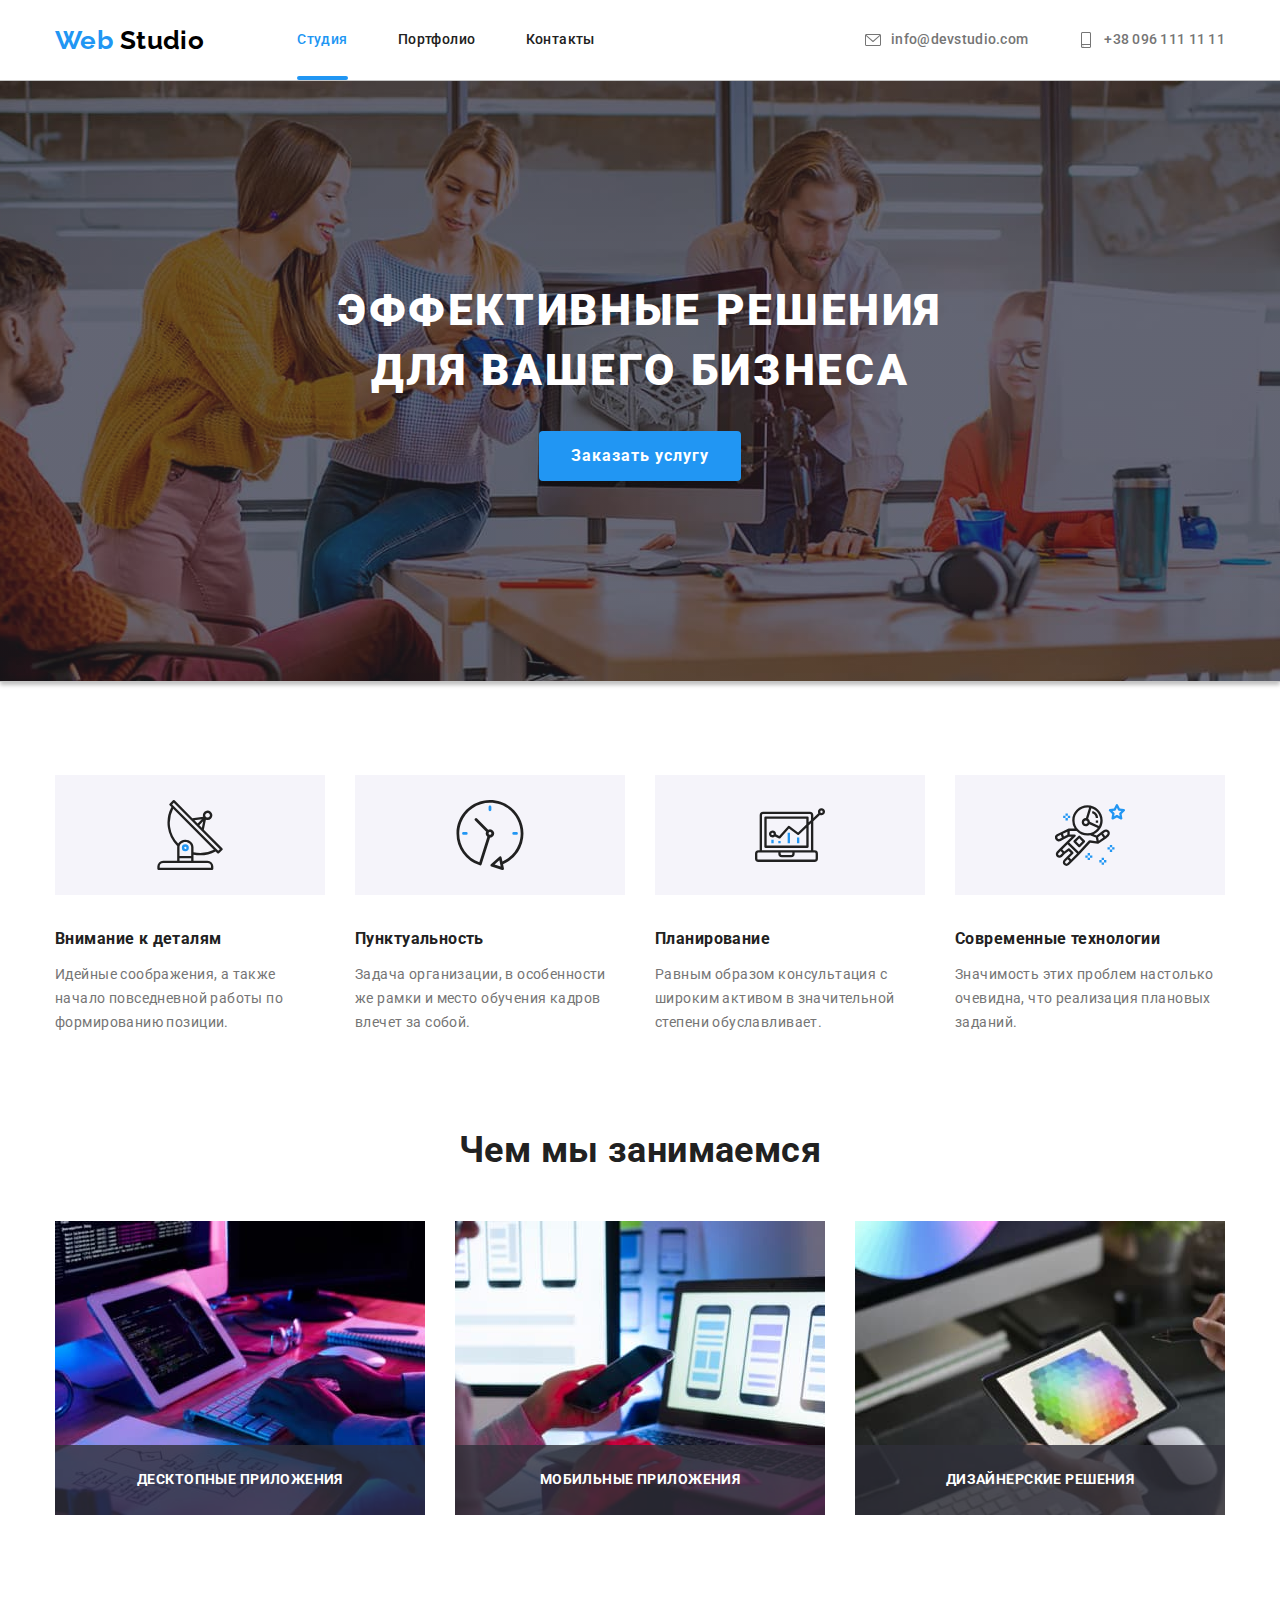
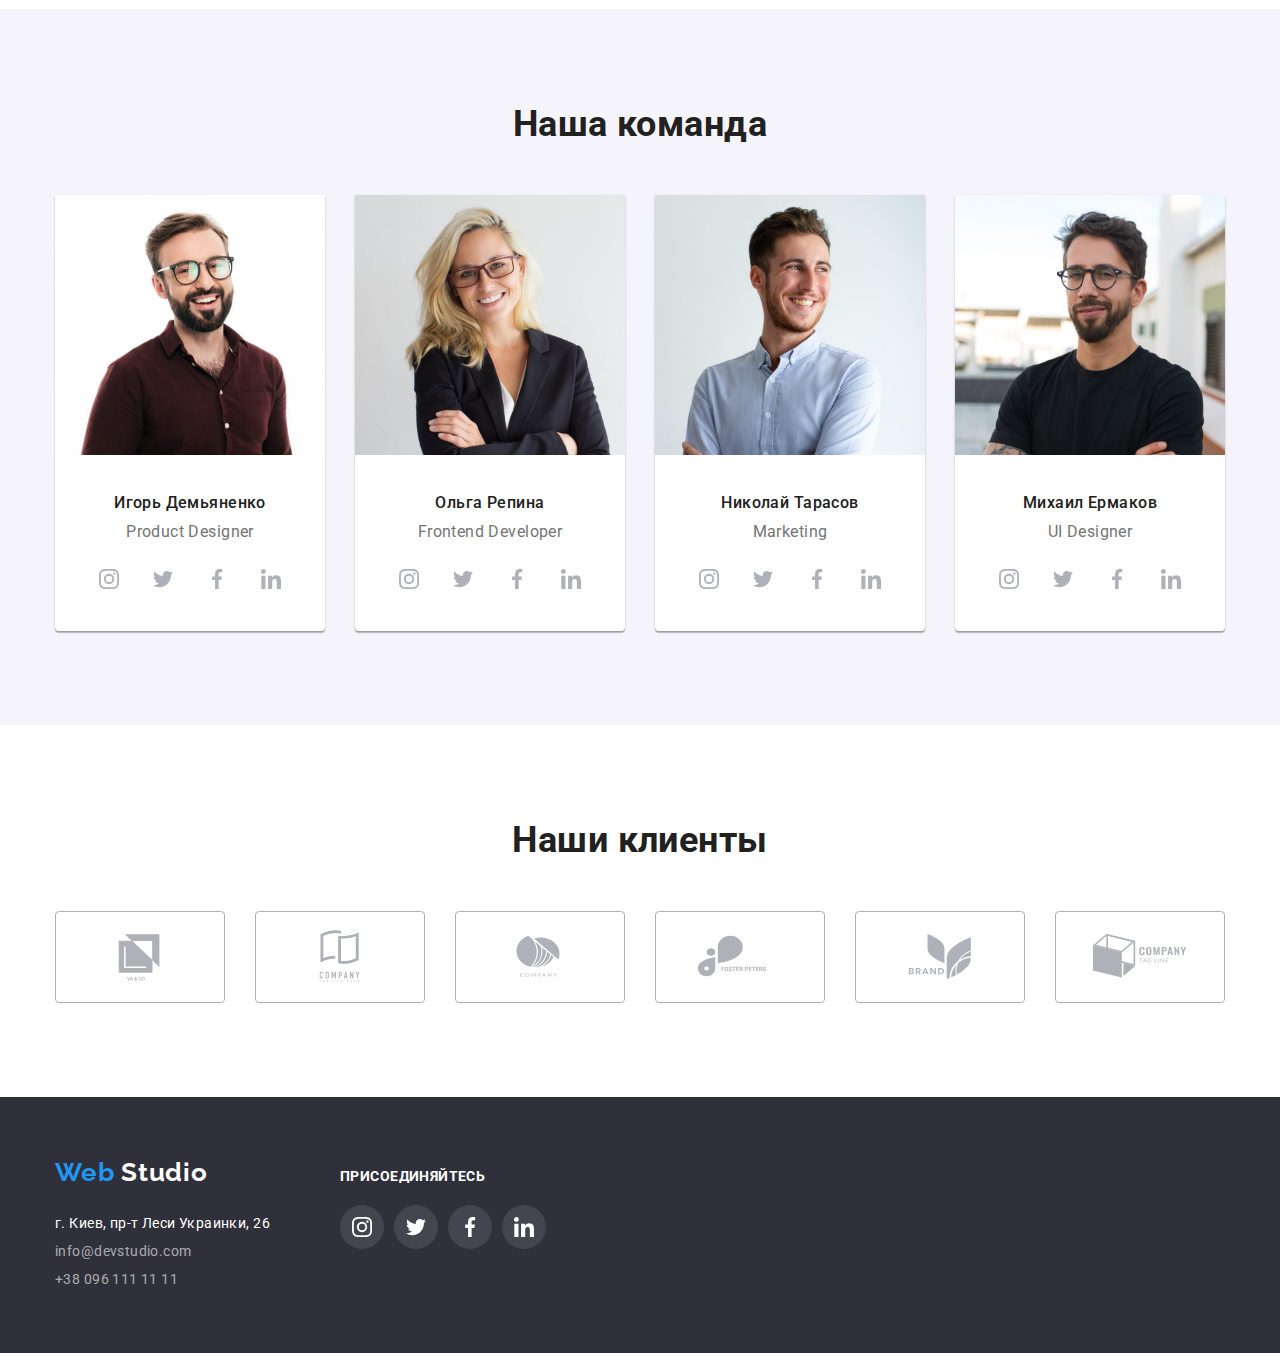
<file: index.html>
<!DOCTYPE html>
<html lang="ru">

<head>
    <meta charset="UTF-8">
    <meta http-equiv="X-UA-Compatible" content="IE=edge">
    <meta name="viewport" content="width=device-width, initial-scale=1.0">
    <title>Project-1 WebStudio</title>
    <link
        href="https://fonts.googleapis.com/css2?family=Raleway:wght@700&family=Roboto:wght@400;500;700;900&display=swap"
        rel="stylesheet">
    <link rel="stylesheet"
        href="https://cdnjs.cloudflare.com/ajax/libs/modern-normalize/1.1.0/modern-normalize.min.css">
    <link rel="stylesheet" href="./css/styles.css">
</head>

<body>
    <!--хидер-->
    <header class="header">
        <div class="header-text">
            <a class="logo link" href="/"> <span class="logo-accent">Web</span> Studio</a>
            <nav class="header-navigate">
                <ul class="header-list">
                    <li class="header-item">
                        <a class="header-nav link active" href="./index.html">Студия</a>
                    </li>
                    <li class="header-item">
                        <a class="header-nav link" href="./portfolio.html">Портфолио</a>
                    </li>
                    <li class="header-item">
                        <a class="header-nav link" href="">Контакты</a>
                    </li>
                </ul>
            </nav>
            <ul class="header-contacts">
                <li class="header-contacts-item">

                    <a class="contacts-item link" href="mailto:info@devstudio.com">
                        <svg class="icon-nav" width="16" height="12">
                            <use href="./images/sprite.svg#icon-envelope-hover"></use>
                        </svg>
                        info@devstudio.com</a>
                </li>
                <li class="header-contacts-item">
                    <a class="contacts-item link" href="tel:+380961111111">
                        <svg class="icon-nav" width="10" height="16">
                            <use href="./images/sprite.svg#icon-smartphone"></use>
                        </svg>
                        +38 096 111 11 11</a>
                </li>
            </ul>
        </div>

    </header>
    <main>

        <!--хироу-->

        <section class="heroes">
            <h1 class="main-title">Эффективные решения <br> для вашего бизнеса </h1>
            <button class="button-order" type="button" data-modal-open>Заказать услугу</button>
        </section>

        <!--особенности-->

        <section class="why">
            <div class="container">
                <h2 hidden>Особенности</h2>
                <ul class="why-list">
                    <li class="why-item">
                        <div class="box-why">
                        <svg class="icon-why" width="70" height="70">
                            <use href="./images/sprite.svg#icon-antenna"></use>
                        </svg>
                        </div>
                        <h3 class="why-title">Внимание к деталям</h3>
                        <p class="why-description">Идейные соображения, а также начало повседневной работы по
                            формированию позиции.</p>
                    </li>
                    <li class="why-item">
                        <div class="box-why">
                        <svg class="icon-why" width="70" height="70">
                            <use href="./images/sprite.svg#icon-clock"></use>
                        </svg>
                        </div>
                        <h3 class="why-title">Пунктуальность</h3>
                        <p class="why-description">Задача организации, в особенности же рамки и место обучения кадров
                            влечет за собой.
                        </p>
                    </li>
                    <li class="why-item">
                        <div class="box-why">
                        <svg class="icon-why" width="70" height="70">
                            <use href="./images/sprite.svg#icon-diagram"></use>
                        </svg>
                        </div>
                        <h3 class="why-title">Планирование</h3>
                        <p class="why-description">Равным образом консультация с широким активом в значительной степени
                            обуславливает.
                        </p>
                    </li>
                    <li class="why-item">
                        <div class="box-why">
                        <svg class="icon-why" width="70" height="70">
                            <use href="./images/sprite.svg#icon-astronaut"></use>
                        </svg>
                        </div>
                        <h3 class="why-title">Современные технологии</h3>
                        <p class="why-description">Значимость этих проблем настолько очевидна, что реализация плановых
                            заданий.</p>
                    </li>
                </ul>
            </div>

        </section>

        <!--Чем мы занимаемся-->

        <section class="doing">
            <div class="container">
                <h2 class="doing-title">Чем мы занимаемся</h2>
                <ul class="doing-list">
                    <li class="doing-item">
                        <img class="doing-img" src="./images/doing/do-1.jpg" alt="Компьютер" width="370"
                            height="294" />
                            <p class="doing-item-title">Десктопные приложения</p>       
                        </li>

                    <li class="doing-item">
                        <img class="doing-img" src="./images/doing/do-2.jpg" alt="Телефон" width="370" height="294" />
                        <p class="doing-item-title">Мобильные приложения</p>
                    </li>

                    <li class="doing-item">
                        <img class="doing-img" src="./images/doing/do-3.jpg" alt="Планшет" width="370" height="294" />
                        <p class="doing-item-title">Дизайнерские решения</p>
                    </li>
                </ul>
            </div>
        </section>

        <!--Наша команда-->

        <section class="team">
            <div class="container">
                <h2 class="team-title">Наша команда</h2>
                <ul class="team-list">
                    <li class="team-item">
                        <img src="./images/team/kommand-1.jpg" alt="Игорь Демьяненко" width="270" height="260" />
                        <div class="team-box">
                            <h3 class="team-name">Игорь Демьяненко</h3>
                            <p class="team-work" lang="en">Product Designer</p>

                            <ul class="team-box-icon">
                                <li class="team-box-item">
                                    <a class="team-box-link" href="">
                                        <svg class="icon-team" width="20" height="20">
                                            <use href="./images/sprite.svg#icon-instagram"></use>
                                        </svg>
                                    </a>
                                </li>
                            
                                <li class="team-box-item">
                                    <a class="team-box-link" href="">
                                        <svg class="icon-team" width="20" height="20">
                                            <use href="./images/sprite.svg#icon-twitter"></use>
                                        </svg>
                                    </a>
                                </li>
                            
                                <li class="team-box-item">
                                    <a class="team-box-link" href="">
                                        <svg class="icon-team" width="20" height="20">
                                            <use href="./images/sprite.svg#icon-facebook"></use>
                                        </svg>
                                    </a>
                                </li>
                            
                                <li class="team-box-item">
                                    <a class="team-box-link" href="">
                                        <svg class="icon-team" width="20" height="20">
                                            <use href="./images/sprite.svg#icon-linkedin"></use>
                                        </svg>
                                    </a>
                                </li>
                            </ul>
                        </div>                       

                        
                    </li>
                    <li class="team-item">
                        <img src="./images/team/kommand-2.jpg" alt="Ольга Репина" width="270" height="260" />
                        <div class="team-box">
                            <h3 class="team-name">Ольга Репина</h3>
                            <p class="team-work" lang="en">Frontend Developer</p>

                            <ul class="team-box-icon">
                                <li class="team-box-item">
                                    <a class="team-box-link" href="">
                                        <svg class="icon-team" width="20" height="20">
                                            <use href="./images/sprite.svg#icon-instagram"></use>
                                        </svg>
                                    </a>
                                </li>
                            
                                <li class="team-box-item">
                                    <a class="team-box-link" href="">
                                        <svg class="icon-team" width="20" height="20">
                                            <use href="./images/sprite.svg#icon-twitter"></use>
                                        </svg>
                                    </a>
                                </li>
                            
                                <li class="team-box-item">
                                    <a class="team-box-link" href="">
                                        <svg class="icon-team" width="20" height="20">
                                            <use href="./images/sprite.svg#icon-facebook"></use>
                                        </svg>
                                    </a>
                                </li>
                            
                                <li class="team-box-item">
                                    <a class="team-box-link" href="">
                                        <svg class="icon-team" width="20" height="20">
                                            <use href="./images/sprite.svg#icon-linkedin"></use>
                                        </svg>
                                    </a>
                                </li>
                            </ul>
                        </div>
                    </li>

                    <li class="team-item">
                        <img src="./images/team/kommand-3.jpg" alt="Николай Тарасов" width="270" height="260" />
                        <div class="team-box">
                            <h3 class="team-name">Николай Тарасов</h3>
                            <p class="team-work" lang="en">Marketing</p>

                            <ul class="team-box-icon">
                                <li class="team-box-item">
                                    <a class="team-box-link" href="">
                                        <svg class="icon-team" width="20" height="20">
                                            <use href="./images/sprite.svg#icon-instagram"></use>
                                        </svg>
                                    </a>
                                </li>
                            
                                <li class="team-box-item">
                                    <a class="team-box-link" href="">
                                        <svg class="icon-team" width="20" height="20">
                                            <use href="./images/sprite.svg#icon-twitter"></use>
                                        </svg>
                                    </a>
                                </li>
                            
                                <li class="team-box-item">
                                    <a class="team-box-link" href="">
                                        <svg class="icon-team" width="20" height="20">
                                            <use href="./images/sprite.svg#icon-facebook"></use>
                                        </svg>
                                    </a>
                                </li>
                            
                                <li class="team-box-item">
                                    <a class="team-box-link" href="">
                                        <svg class="icon-team" width="20" height="20">
                                            <use href="./images/sprite.svg#icon-linkedin"></use>
                                        </svg>
                                    </a>
                                </li>
                            </ul>
                        </div>

                        
                    </li>

                    <li class="team-item">
                        <img src="./images/team/kommand-4.jpg" alt="Михаил Ермаков" width="270" height="260" />
                        <div class="team-box">
                            <h3 class="team-name">Михаил Ермаков</h3>
                            <p class="team-work" lang="en">UI Designer</p>

                            <ul class="team-box-icon">
                                <li class="team-box-item">
                                    <a class="team-box-link" href="">
                                        <svg class="icon-team" width="20" height="20">
                                            <use href="./images/sprite.svg#icon-instagram"></use>
                                        </svg>
                                    </a>
                                </li>
                            
                                <li class="team-box-item">
                                    <a class="team-box-link" href="">
                                        <svg class="icon-team" width="20" height="20">
                                            <use href="./images/sprite.svg#icon-twitter"></use>
                                        </svg>
                                    </a>
                                </li>
                            
                                <li class="team-box-item">
                                    <a class="team-box-link" href="">
                                        <svg class="icon-team" width="20" height="20">
                                            <use href="./images/sprite.svg#icon-facebook"></use>
                                        </svg>
                                    </a>
                                </li>
                            
                                <li class="team-box-item">
                                    <a class="team-box-link" href="">
                                        <svg class="icon-team" width="20" height="20">
                                            <use href="./images/sprite.svg#icon-linkedin"></use>
                                        </svg>
                                    </a>
                                </li>
                            </ul>
                        </div>

                        
                    </li>
                </ul>
            </div>
        </section>
    </main>

    <!--Постоянные клиенты-->

    <section class="clients">
        <div class="container">
            <h2 class="clients-title">Наши клиенты</h2>
            <ul class="clients-list">

                <li class="clients-item">
                    
                    <a class="clients-link" href="">
                        <svg class="icon-clients" width="106" height="60">
                            <use href="./images/sprite.svg#icon-company-1"></use>
                        </svg>
                    </a>
                    
                </li>

                <li class="clients-item">
                    
                        <a class="clients-link" href="">
                            <svg class="icon-clients" width="106" height="60">
                                <use href="./images/sprite.svg#icon-company-2"></use>
                            </svg>
                        </a>
                    
                </li>

                <li class="clients-item">
                    
                        <a class="clients-link" href="">
                            <svg class="icon-clients" width="106" height="60">
                                <use href="./images/sprite.svg#icon-company-3"></use>
                            </svg>
                        </a>
                    
                </li>

                <li class="clients-item">
                    
                        <a class="clients-link" href="">
                            <svg class="icon-clients" width="106" height="60">
                                <use href="./images/sprite.svg#icon-company-4"></use>
                            </svg>
                        </a>
                   
                </li>

                <li class="clients-item">
                        <a class="clients-link" href="">
                            <svg class="icon-clients" width="106" height="60">
                                <use href="./images/sprite.svg#icon-company-5"></use>
                            </svg>
                        </a>
                </li>

                <li class="clients-item">
                        <a class="clients-link" href="">
                            <svg class="icon-clients" width="106" height="60">
                                <use href="./images/sprite.svg#icon-company-6"></use>
                            </svg>
                        </a>
                </li>

            </ul>
        </div>


    </section>

    <!--подвал-->

    <footer class="footer">
        <div class="container footer-box">
            
            <div class="footer-left">
                <a class="logo-footer link" href="/"> <span class="logo-accent">Web</span> Studio</a>
                <address class="footer-addres">
                    <ul class="footer-list">
                        <li class="footer-item"><a class="address-item-map link"
                            href="https://goo.gl/maps/FX2oiXXjCfkCqvJg9" target="_blank" rel="noopener noreferrer">г.
                            Киев,
                            пр-т Леси Украинки, 26</a></li>
                    <li class="footer-item"><a class="address-item link"
                            href="mailto:info@devstudio.com">info@devstudio.com</a></li>
                    <li class="footer-item"><a class="address-item link" href="tel:+380961111111">+38 096 111 11 11</a>
                    </li>
                </ul>
                </address>
            </div>     

            <div class="footer-right">
                <h3 class="footer-right-title">присоединяйтесь</h3>
                <ul class="footer-network">
                    <li class="network-item">
                        <a class="network-link" href="">
                            <svg class="icon-network" width="20" height="20">
                                <use href="./images/sprite.svg#icon-instagram"></use>
                            </svg>
                        </a>
                    </li>

                    <li class="network-item">
                        <a class="network-link" href="">
                            <svg class="icon-network" width="20" height="20">
                                <use href="./images/sprite.svg#icon-twitter"></use>
                            </svg>
                        </a>
                    </li>

                    <li class="network-item">
                        <a class="network-link" href="">
                            <svg class="icon-network" width="20" height="20">
                                <use href="./images/sprite.svg#icon-facebook"></use>
                            </svg>
                        </a>
                    </li>

                    <li class="network-item">
                        <a class="network-link" href="">
                            <svg class="icon-network" width="20" height="20">
                                <use href="./images/sprite.svg#icon-linkedin"></use>
                            </svg>
                        </a>
                    </li>

                </ul>


            </div>
        </div>
    </footer>

    <!-- модальное окно -->

    <div class="backdrop is-hidden" data-modal>
        <div class="modal">
            <button class="modal-button" type="button" data-modal-close>
                <svg class="icon-modal" width="11" height="11">
                    <use href="./images/sprite.svg#icon-Close"></use>
                </svg>
            </button>
        </div>
    </div>

    <script src="./js/modal.js"></script>
</body>

</html>
</file>
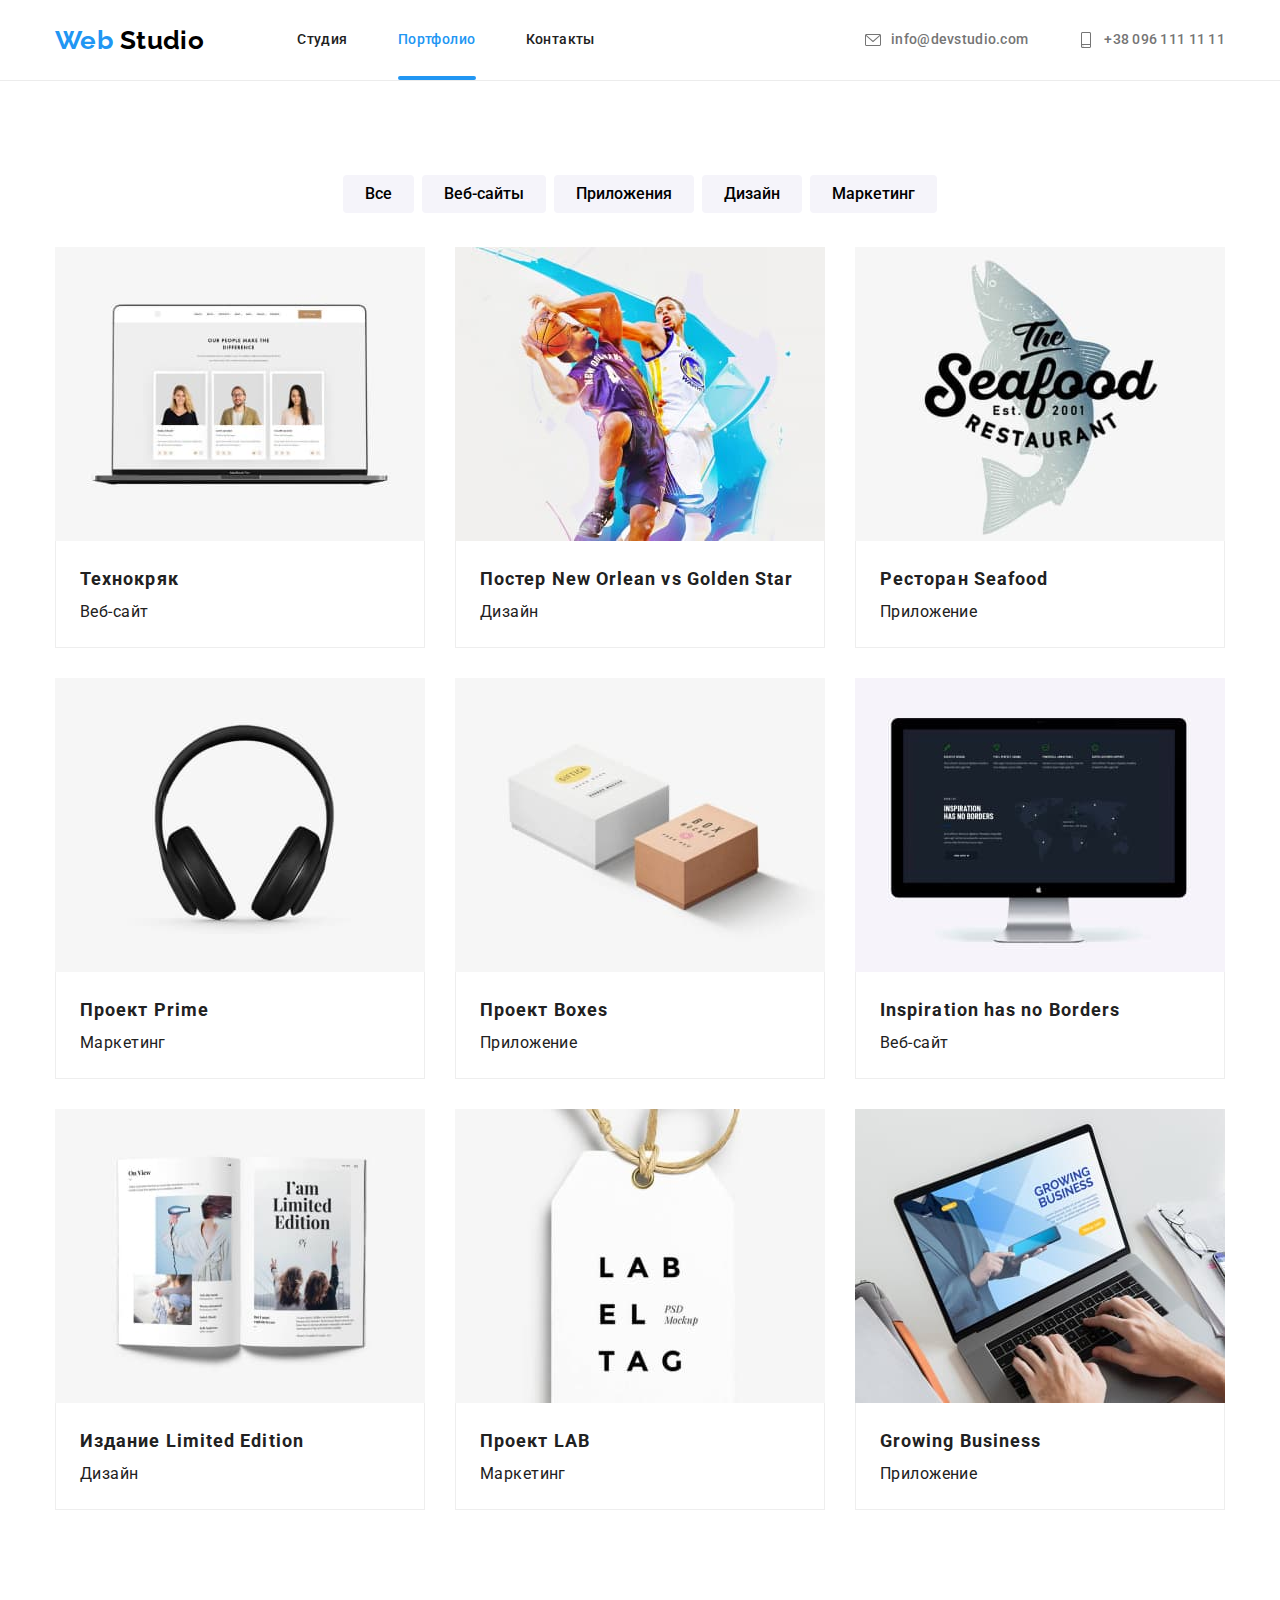
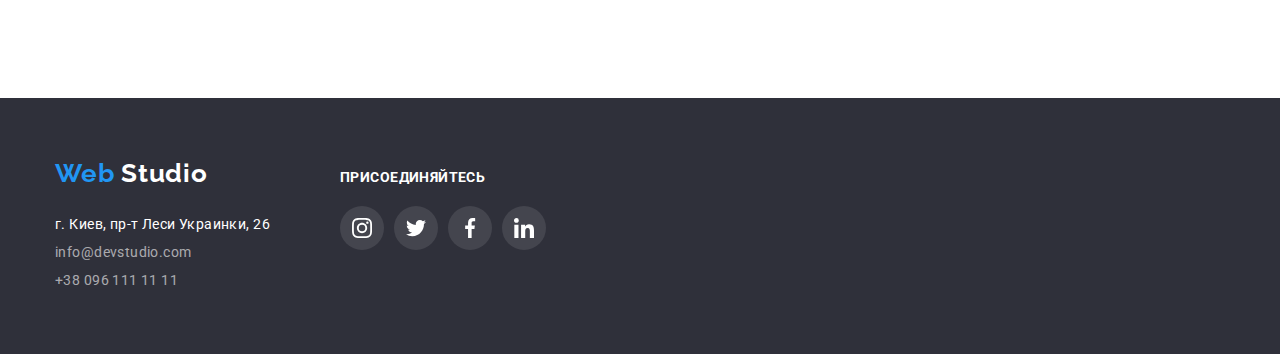
<file: portfolio.html>
<!DOCTYPE html>
<html lang="ru">

<head>
    <meta charset="UTF-8">
    <meta http-equiv="X-UA-Compatible" content="IE=edge">
    <meta name="viewport" content="width=device-width, initial-scale=1.0">
    <title>Project-1 WebStudio</title>
    <link rel="stylesheet" 
    href="https://cdnjs.cloudflare.com/ajax/libs/modern-normalize/1.1.0/modern-normalize.min.css">
    <link href="https://fonts.googleapis.com/css2?family=Raleway:wght@700&family=Roboto:wght@400;500;700;900&display=swap"
        rel="stylesheet">
        <link rel="stylesheet" href="./css/styles.css">
</head>

<body>
<!--хидер-->
<header class="header">
    <div class="header-text">
        <a class="logo link" href="/"> <span class="logo-accent">Web</span> Studio</a>
        <nav class="header-navigate"></nav>
            <ul class="header-list">
                <li class="header-item">
                    <a class="header-nav link" href="./index.html">Студия</a>
                </li>
                <li class="header-item">
                    <a class="header-nav link active" href="./portfolio.html">Портфолио</a>
                </li>
                <li class="header-item">
                    <a class="header-nav link" href="">Контакты</a>
                </li>
            </ul>
        </nav>

        <ul class="header-contacts">
            <li class="header-contacts-item">
        
                <a class="contacts-item link" href="mailto:info@devstudio.com">
                    <svg class="icon-nav" width="16" height="12">
                        <use href="./images/sprite.svg#icon-envelope-hover"></use>
                    </svg>
                    info@devstudio.com</a>
            </li>
            <li class="header-contacts-item">
                <a class="contacts-item link" href="tel:+380961111111">
                    <svg class="icon-nav" width="10" height="16">
                        <use href="./images/sprite.svg#icon-smartphone"></use>
                    </svg>
                    +38 096 111 11 11</a>
            </li>
        </ul>
    </div>

</header>
    <main>
<section class="portfolio">
    <div class="container">

        <h1 hidden>Портфолио</h1>
    
        <ul class="portfolio-nav-list">
            <li class="portfolio-nav-item">
                <button class="portfolio-nav-button" type="button">Все</button>
            </li>
            <li class="portfolio-nav-item">
                <button class="portfolio-nav-button" type="button">Веб-сайты</button>
            </li>
            <li class="portfolio-nav-item">
                <button class="portfolio-nav-button" type="button">Приложения</button>
            </li>
            <li class="portfolio-nav-item">
                <button class="portfolio-nav-button" type="button">Дизайн</button>
            </li>
            <li class="portfolio-nav-item">
                <button class="portfolio-nav-button" type="button">Маркетинг</button>
            </li> 
        </ul>
    
    
        <ul class="projects-list">
            <li class="project-item">
                <a href="" class="project-item-link link">
                <div class="project-box">
                <img class="project-foto" src="./images/portfolio/web-tehnokryak.jpg" alt="Веб сайт Технокряк" width="370" height="294">
                    <p class="project-description">Технокряк это современная площадка распространения коронавируса. Компании используют эту платформу для цифрового
                    шпионажа и атак на защищённые сервера конкурентов.</p>
                </div>
                <div class="project-name">
                    <h3 class="project-title">Технокряк</h3>
                    <p class="project-type">Веб-сайт</p>
                </div>
                </a>
            </li>

            <li class="project-item">
                <a href="" class="project-item-link link">
                <div class="project-box">
                <img class="project-foto" src="./images/portfolio/poster-basketball.jpg" alt="Баскетбол" width="370" height="294">
                <p class="project-description">Технокряк это современная площадка распространения коронавируса. Компании используют эту
                    платформу для цифрового
                    шпионажа и атак на защищённые сервера конкурентов.</p>
                    </div>
                <div class="project-name">
                    <h3 class="project-title">Постер New Orlean vs Golden Star</h3>
                    <p class="project-type">Дизайн</p>
                </div>
                </a>
            </li>

            <li class="project-item">
                <a href="" class="project-item-link link">
                <div class="project-box">
                <img class="project-foto" src="./images/portfolio/app-seafood.jpg" alt="Лого ресторана" width="370" height="294">
                <p class="project-description">Технокряк это современная площадка распространения коронавируса. Компании используют эту
                    платформу для цифрового
                    шпионажа и атак на защищённые сервера конкурентов.</p>
                    </div>
                <div class="project-name">
                    <h3 class="project-title">Ресторан Seafood</h3>
                    <p class="project-type">Приложение</p>
                </div>
                </a>
            </li>

            <li class="project-item">
                <a href="" class="project-item-link link">
                <div class="project-box">
                <img class="project-foto" src="./images/portfolio/marketing-prime.jpg" alt="Наушники" width="370" height="294">
                <p class="project-description">Технокряк это современная площадка распространения коронавируса. Компании используют эту
                    платформу для цифрового
                    шпионажа и атак на защищённые сервера конкурентов.</p>
                    </div>
                <div class="project-name">
                    <h3 class="project-title">Проект Prime</h3>
                    <p class="project-type">Маркетинг</p>
                </div>
                </a>
            </li>

            <li class="project-item">
                <a href="" class="project-item-link link">
                <div class="project-box">
                <img class="project-foto" src="./images/portfolio/app-boxes.jpg" alt="Коробки" width="370" height="294">
                <p class="project-description">Технокряк это современная площадка распространения коронавируса. Компании используют эту
                    платформу для цифрового
                    шпионажа и атак на защищённые сервера конкурентов.</p>
                    </div>
                <div class="project-name">
                <h3 class="project-title">Проект Boxes</h3>
                <p class="project-type">Приложение</p>
                </div>
                </a>
            </li>

            <li class="project-item">
                <a href="" class="project-item-link link">
                <div class="project-box">
                <img class="project-foto" src="./images/portfolio/web-inspiration.jpg" alt="Компьютер" width="370" height="294">
                <p class="project-description">Технокряк это современная площадка распространения коронавируса. Компании используют эту
                    платформу для цифрового
                    шпионажа и атак на защищённые сервера конкурентов.</p>
                    </div>
                <div class="project-name">
                <h3 class="project-title">Inspiration has no Borders</h3>
                <p class="project-type">Веб-сайт</p>
                </div>
                </a>
            </li>

            <li class="project-item">
                <a href="" class="project-item-link link">
                <div class="project-box">
                <img class="project-foto" src="./images/portfolio/design-limited.jpg" alt="Книга" width="370" height="294">
                <p class="project-description">Технокряк это современная площадка распространения коронавируса. Компании используют эту
                    платформу для цифрового
                    шпионажа и атак на защищённые сервера конкурентов.</p>
                    </div>
                <div class="project-name">
                <h3 class="project-title">Издание Limited Edition</h3>
                <p class="project-type">Дизайн</p>
                </div>
                </a>
            </li>

            <li class="project-item">
                <a href="" class="project-item-link link">
                <div class="project-box">
                <img class="project-foto" src="./images/portfolio/marketing-lab.jpg" alt="Бирка" width="370" height="294">
                <p class="project-description">Технокряк это современная площадка распространения коронавируса. Компании используют эту
                    платформу для цифрового
                    шпионажа и атак на защищённые сервера конкурентов.</p>
                    </div>
                <div class="project-name">
                <h3 class="project-title">Проект LAB</h3>
                <p class="project-type">Маркетинг</p>
                </div>
                </a>
            </li>

            <li class="project-item">
                <a href="" class="project-item-link link">
                <div class="project-box">
                <img class="project-foto" src="./images/portfolio/app-business.jpg" alt="Ноутбук" width="370" height="294">
                <p class="project-description">Технокряк это современная площадка распространения коронавируса. Компании используют эту
                    платформу для цифрового
                    шпионажа и атак на защищённые сервера конкурентов.</p>
                    </div>
                <div class="project-name">
                <h3 class="project-title">Growing Business</h3>
                <p class="project-type">Приложение</p>
                </div>
                </a>
            </li>
        </ul>
    
    </div>
</section>
    </main>

<!--подвал-->

<footer class="footer">
    <div class="container">
        <div class="footer-box">
            <div class="footer-left">
                <a class="logo-footer link" href="/"> <span class="logo-accent">Web</span> Studio</a>
                <address class="footer-addres">
                    <ul class="footer-list">
                        <li class="footer-item"><a class="address-item-map link"
                                href="https://goo.gl/maps/FX2oiXXjCfkCqvJg9" target="_blank"
                                rel="noopener noreferrer">г.
                                Киев,
                                пр-т Леси Украинки, 26</a></li>
                        <li class="footer-item"><a class="address-item link"
                                href="mailto:info@devstudio.com">info@devstudio.com</a></li>
                        <li class="footer-item"><a class="address-item link" href="tel:+380961111111">+38 096 111 11
                                11</a>
                        </li>
                    </ul>
                </address>
            </div>

            <div class="footer-right">
                <h2 hidden>Соцсети</h2>
                <h3 class="footer-right-title">присоединяйтесь</h3>
                <ul class="footer-network">
                    <li class="network-item">
                        <a class="network-link" href="">
                            <svg class="icon-network" width="20" height="20">
                                <use href="./images/sprite.svg#icon-instagram"></use>
                            </svg>
                        </a>
                    </li>

                    <li class="network-item">
                        <a class="network-link" href="">
                            <svg class="icon-network" width="20" height="20">
                                <use href="./images/sprite.svg#icon-twitter"></use>
                            </svg>
                        </a>
                    </li>

                    <li class="network-item">
                        <a class="network-link" href="">
                            <svg class="icon-network" width="20" height="20">
                                <use href="./images/sprite.svg#icon-facebook"></use>
                            </svg>
                        </a>
                    </li>

                    <li class="network-item">
                        <a class="network-link" href="">
                            <svg class="icon-network" width="20" height="20">
                                <use href="./images/sprite.svg#icon-linkedin"></use>
                            </svg>
                        </a>
                    </li>

                </ul>


            </div>
        </div>
    </div>
</footer>
    </body>
    
    </html>
</file>
<file: css/styles.css>
/* цвет текста основной #212121
цвет текста вторичный rgba(117, 117, 117, 1)
Цвет акцента #2196F3
#FFFFFF 
цвет фона #E5E5E5
цвет фона вторичный #2F303A

*/
:root {
  --primary-text-color: rgba(117, 117, 117, 1);
  --title-text-color: #212121;
  --accent-color: #2196f3;
  --main-transition-duration: 250ms;
  --main-cubic-bezier: cubic-bezier(0.4, 0, 0.2, 1);
}

@keyframes portfoliotext {
  0% {
    transform: translateY(100%);
  }
  100% {
    transform: translateY(0%);
  }
}

body {
  font-family: 'Roboto', sans-serif;
  font-weight: normal;
  font-size: 14px;
  line-height: 1.71;
  letter-spacing: 0.03em;
  color: var(--primary-text-color);
}

.container {
  width: 1200px;
  padding-left: 15px;
  padding-right: 15px;
  margin-left: auto;
  margin-right: auto;
}

h1,
h2,
h3,
h4 {
  color: var(--title-text-color);
  margin: 0;
  padding: 0;
}

p {
  margin: 0;
  padding: 0;
}

ul {
  list-style: none;
  margin: 0;
  padding: 0;
}

.link {
  text-decoration: none;
  color: var(--title-text-color);
}

/*-------------- header------------ */

.header {
  border-bottom: 1px solid #ececec;
}

.header-text {
  display: flex;
  align-items: center;
  width: 1200px;
  padding-left: 15px;
  padding-right: 15px;
  margin-left: auto;
  margin-right: auto;
}

/*-------------- logo------------ */

.logo {
  font-family: 'Raleway';
  font-weight: bold;
  font-size: 26px;
  line-height: 1.19;
  color: #000000;

  margin-right: 93px;
  transition: color var(--main-transition-duration) var(--main-cubic-bezier);
}

.logo:hover,
.logo:focus {
  color: var(--accent-color);
}

.logo-accent {
  color: var(--accent-color);
}

/*------------- header navigate----------- */

.header-list .active {
  color: var(--accent-color);
}

.active::after {
  position: absolute;
  bottom: 0;
  left: 0;
  content: '';
  display: block;
  width: 100%;
  height: 4px;
  border: 2px solid;
  border-radius: 2px;
  color: var(--accent-color);
  background-color: var(--accent-color);
}

.header-list {
  display: flex;
}

.header-item {
  position: relative;
  font-weight: 500;
  font-size: 14px;
  line-height: 1.14;

  display: block;
}
.header-nav {
  padding-top: 32px;
  padding-bottom: 32px;

  display: block;
  transition: color var(--main-transition-duration) var(--main-cubic-bezier);
}

.header-nav:hover,
.header-nav:focus {
  color: var(--accent-color);
}

.header-contacts {
  margin-left: auto;
  display: flex;
}

.header-contacts-item:not(:last-child),
.header-item:not(:last-child) {
  margin-right: 50px;
}

.header-contacts-item {
  ont-weight: 500;
  font-size: 14px;
  line-height: 1.14;
  letter-spacing: 0.02em;
  color: var(--primary-text-color);

  align-items: center;
}

.contacts-item {
  font-weight: 500;
  font-size: 14px;
  line-height: 1.14;
  letter-spacing: 0.02em;
  color: var(--primary-text-color);
  display: block;

  padding-top: 32px;
  padding-bottom: 32px;
  width: 100%;
  height: 100%;

  display: flex;
  transition: color var(--main-transition-duration) var(--main-cubic-bezier);
}

.contacts-item:hover,
.contacts-item:focus {
  color: var(--accent-color);
}

.icon-nav {
  fill: #757575;
  margin-right: 10px;
  justify-content: center;
  align-items: center;

  width: 16px;
  height: 16px;
  object-fit: contain;

  display: block;
  padding: 0;
  margin-top: auto;
  margin-bottom: auto;
  transition: fill var(--main-transition-duration) var(--main-cubic-bezier);
}

.contacts-item:hover > .icon-nav,
.contacts-item:focus > .icon-nav {
  fill: var(--accent-color);
}

/*----------------- heroes--------------- */
.heroes {
  background-image: linear-gradient(
      rgba(47, 48, 58, 0.4),
      rgba(47, 48, 58, 0.4)
    ),
    url(../images/heroes/heroes.jpg);
  max-width: 1600px;
  margin-left: auto;
  margin-right: auto;
  outline: 1px solid #c4c4c4;
  background-size: cover;
  background-repeat: no-repeat;
  height: 600px;
  background-color: #424242;
  background-position: center;
  box-shadow: 0px 4px 4px rgba(0, 0, 0, 0.25);

  color: #ffffff;
  text-align: center;

  padding-top: 200px;
  padding-bottom: 200px;
}
.main-title {
  color: #ffffff;
  font-weight: 900;
  font-size: 44px;
  line-height: 1.36;
  letter-spacing: 0.06em;
  text-transform: uppercase;

  margin: 0;
  padding: 0;
}

.button-order {
  display: inline-block;

  margin-top: 30px;
  padding: 10px 32px;
  border-radius: 4px;
  box-shadow: 0px 4px 4px rgba(0, 0, 0, 0.15);
  border: 0;

  font-family: inherit;
  font-weight: bold;
  font-size: 16px;
  line-height: 1.88;
  letter-spacing: 0.06em;
  color: #ffffff;
  background-color: var(--accent-color);
  cursor: pointer;
}

/*----------------- Why ----------------- */

.why {
  padding-top: 94px;
  padding-bottom: 94px;
}

.why-list {
  display: flex;
  flex-basis: calc((100% - 60px) / 4);
}

.why-item {
  width: 270px;
}

.why-item:not(:last-child) {
  margin-right: 30px;
}

.box-why {
  width: 270px;
  height: 120px;
  background-color: #f5f4fa;
  margin-bottom: 30px;

  display: flex;
  justify-content: center;
  align-items: center;
}

.why-description {
  margin-top: 10px;
  margin-bottom: 0;
}

/*----------- Чем мы занимаемся,team ------------ */

.doing-title,
.team-title {
  font-weight: bold;
  font-size: 36px;
  line-height: 1.17;
  text-align: center;
}

.doing {
  padding-bottom: 94px;
}

.doing-list {
  display: flex;
  margin-top: 50px;
}

.doing-item {
  position: relative;
}

.doing-img {
  display: block;
}

.doing-item-title {
  position: absolute;
  bottom: 0;

  background-color: rgba(47, 48, 58, 0.8);
  width: 370px;
  height: 70px;
  padding: 27px;
  text-align: center;

  color: #ffffff;
  text-transform: uppercase;
  font-weight: bold;
  font-size: 14px;
  line-height: 1.14;
}

.doing-item:not(:last-child) {
  margin-right: 30px;
}
/*----------------- team------------------ */
.team {
  background-color: #f5f4fa;
  padding-top: 94px;
  padding-bottom: 94px;
}

.team-list {
  display: flex;
  justify-content: center;
  margin-top: 50px;
}

.team-item {
  background: #ffffff;

  box-shadow: 0px 1px 3px rgba(0, 0, 0, 0.12), 0px 1px 1px rgba(0, 0, 0, 0.14),
    0px 2px 1px rgba(0, 0, 0, 0.2);
  border-radius: 0px 0px 4px 4px;

  text-align: center;
  /* padding-bottom: 42px; */
}
.team-item:not(:last-child) {
  margin-right: 30px;
}

.team-box {
  padding-top: 30px;
  padding-bottom: 30px;
}

.team-box-icon {
  display: flex;
  justify-content: center;
  margin-top: 16px;
}

.team-box-link {
  fill: #afb1b8;
  display: flex;
  justify-content: center;
  align-items: center;
  width: 100%;
  height: 100%;

  transition: background-color var(--main-transition-duration)
      var(--main-cubic-bezier),
    fill var(--main-transition-duration) var(--main-cubic-bezier),
    border-radius var(--main-transition-duration) var(--main-cubic-bezier);
}

.team-box-item {
  width: 44px;
  height: 44px;
}

.team-box-item:not(:last-child) {
  margin-right: 10px;
}

.team-box-link:hover,
.team-box-link:focus {
  background-color: var(--accent-color);
  width: 44px;
  height: 44px;
  border-radius: 50%;
  fill: #ffffff;
}

.team-name {
  font-weight: 500;
  font-size: 16px;
  line-height: 1.19;
}

.team-work {
  font-size: 16px;
  line-height: 1.19;
  font-weight: normal;

  margin-top: 10px;
}

/*-------------- постоянные клиенты------------ */

.clients {
  padding-top: 94px;
  padding-bottom: 94px;
}

.clients-title {
  font-weight: bold;
  font-size: 36px;
  line-height: 1.17;
  text-align: center;
}

.clients-list {
  display: flex;
  justify-content: space-between;
  align-items: center;

  margin-top: 50px;
}

.clients-item {
  width: 170px;
  height: 92px;
}

.clients-link {
  width: 100%;
  height: 100%;
  border: 1px solid #afb1b8;
  border-radius: 4px;

  justify-content: center;
  align-items: center;
  display: flex;
  transition: border-color var(--main-transition-duration)
    var(--main-cubic-bezier);
}

.clients-link:hover .icon-clients,
.clients-link:focus .icon-clients {
  fill: var(--accent-color);
}

.clients-link:hover,
.clients-link:focus {
  border-color: var(--accent-color);
}

.icon-clients {
  fill: #afb1b8;
  transition: fill var(--main-transition-duration) var(--main-cubic-bezier);
}

/*-------------- portfolio навигация------------ */

.portfolio {
  padding-top: 94px;
  padding-bottom: 94px;
}

.portfolio-nav-list {
  display: flex;
  justify-content: center;
}

.portfolio-nav-item:not(:last-child) {
  margin-right: 8px;
}

.portfolio-nav-button {
  background-color: #f5f4fa;
  cursor: pointer;
  font-weight: 500;
  font-size: 16px;
  line-height: 1.63;

  text-align: center;
  padding: 6px 22px;
  border-radius: 4px;
  border: 0;
  transition: background-color var(--main-transition-duration)
      var(--main-cubic-bezier),
    color var(--main-transition-duration) var(--main-cubic-bezier),
    box-shadow var(--main-transition-duration) var(--main-cubic-bezier);
}

.portfolio-nav-button:hover,
.portfolio-nav-button:focus {
  color: #ffffff;
  background-color: var(--accent-color);
  box-shadow: 0px 3px 1px rgba(0, 0, 0, 0.1), 0px 1px 2px rgba(0, 0, 0, 0.08),
    0px 2px 2px rgba(0, 0, 0, 0.12);
  border-radius: 4px;
}

/*-------------- portfolio проекты------------ */

.projects-list {
  display: flex;
  flex-wrap: wrap;
  flex-basis: calc((100% - 60px) / 3);

  margin: 0;
  padding: 0;

  margin-top: 34px;
  margin-bottom: 94px;
}

.project-item {
  margin-right: 30px;
  margin-bottom: 30px;
}

.project-item-link {
  display: block;

  background: #ffffff;
  transition: box-shadow var(--main-transition-duration)
    var(--main-cubic-bezier);
}

.project-item-link:focus,
.project-item-link:hover {
  box-sizing: border-box;
  box-shadow: 0px 1px 1px rgba(0, 0, 0, 0.12), 0px 4px 4px rgba(0, 0, 0, 0.06),
    1px 4px 6px rgba(0, 0, 0, 0.16);
}

.project-item:nth-child(3n) {
  margin-right: 0px;
}

.project-item:nth-last-child(-n + 3) {
  margin-bottom: 0px;
}

.project-box {
  position: relative;
  overflow: hidden;
}

.project-description {
  position: absolute;
  top: 0;
  left: 0;

  font-size: 18px;
  line-height: 1.56;
  padding: 63px 24px;
  color: #ffffff;
  background-color: rgba(33, 150, 243, 0.9);
  width: 100%;
  height: 100%;

  overflow: auto;
  transform: translateY(100%);
  transition: transform var(--main-transition-duration) var(--main-cubic-bezier);
}

.project-item:focus .project-description,
.project-item:hover .project-description {
  transform: translateY(0%);
  overflow: visible;
}

.project-foto {
  display: block;
}

.project-name {
  padding: 20px 24px;

  border-right: 1px solid #eeeeee;
  border-bottom: 1px solid #eeeeee;
  border-left: 1px solid #eeeeee;
}

.project-title {
  font-weight: bold;
  font-size: 18px;
  line-height: 2;

  letter-spacing: 0.06em;
}
.project-type {
  font-size: 16px;
  line-height: 1.88;
  margin: 0;
}
/*----------------- footer--------------- */

footer {
  background-color: #2f303a;
  padding-top: 60px;
  padding-bottom: 60px;
}

.footer-box {
  display: flex;
  align-items: baseline;
}

.footer-left {
  margin-right: 70px;
}

.footer-addres {
  font-style: normal;

  margin-top: 20px;
}
.address-item {
  font-size: 14px;
  line-height: 2;
  letter-spacing: 0.03em;
  color: rgba(255, 255, 255, 0.6);

  transition: color var(--main-transition-duration) var(--main-cubic-bezier);
}
.address-item-map {
  font-size: 14px;
  line-height: 2;
  letter-spacing: 0.03em;
  color: #ffffff;

  transition: color var(--main-transition-duration) var(--main-cubic-bezier);
}
.logo-footer {
  color: #ffffff;
  font-family: 'Raleway';
  font-weight: bold;
  font-size: 26px;
  line-height: 1.19;
  letter-spacing: 0.03em;

  transition: color var(--main-transition-duration) var(--main-cubic-bezier);
}

.logo-footer:hover,
.logo-footer:focus {
  color: var(--accent-color);
}

.address-item-map:hover,
.address-item-map:focus {
  color: var(--accent-color);
}

.address-item.link:hover,
.address-item.link:focus {
  color: var(--accent-color);
}

.footer-right-title {
  font-weight: bold;
  font-size: 14px;
  line-height: 1.14;
  color: #ffffff;
  text-transform: uppercase;
}

.footer-network {
  display: flex;

  margin-top: 20px;
}

.network-link {
  display: flex;
  align-items: center;
  justify-content: center;

  background-color: rgba(255, 255, 255, 0.1);
  width: 44px;
  height: 44px;
  border-radius: 50%;
  transition: background-color var(--main-transition-duration)
    var(--main-cubic-bezier);
}

.network-item:not(:last-child) {
  margin-right: 10px;
}

.network-link:hover,
.network-link:focus {
  background-color: var(--accent-color);
}

.icon-network {
  fill: #ffffff;
}

/*----------------- модальное окно--------------- */

.backdrop {
  position: fixed;
  width: 100vw;
  height: 100vh;
  top: 0;
  left: 0;
  background-color: rgba(0, 0, 0, 0.2);
  transition: visibility var(--main-transition-duration)
      var(--main-cubic-bezier),
    opacity var(--main-transition-duration) var(--main-cubic-bezier);
}

.backdrop.is-hidden {
  opacity: 0;
  pointer-events: none;
  visibility: hidden;
}

.modal {
  position: absolute;
  top: 50%;
  left: 50%;
  transform: translate(-50%, -50%);
  z-index: 5;

  width: 528px;
  height: 581px;
  box-shadow: 0px 1px 3px rgba(0, 0, 0, 0.12), 0px 1px 1px rgba(0, 0, 0, 0.14),
    0px 2px 1px rgba(0, 0, 0, 0.2);
  border-radius: 4px;
  background-color: #ffffff;
}

.modal-button {
  position: absolute;
  width: 30px;
  height: 30px;
  border-radius: 50%;
  border: 1px solid rgba(0, 0, 0, 0.1);
  background-color: #ffffff;

  right: 8px;
  top: 8px;
}

.icon-modal {
  position: absolute;
  top: 50%;
  left: 50%;
  transform: translate(-50%, -50%);
}
</file>
